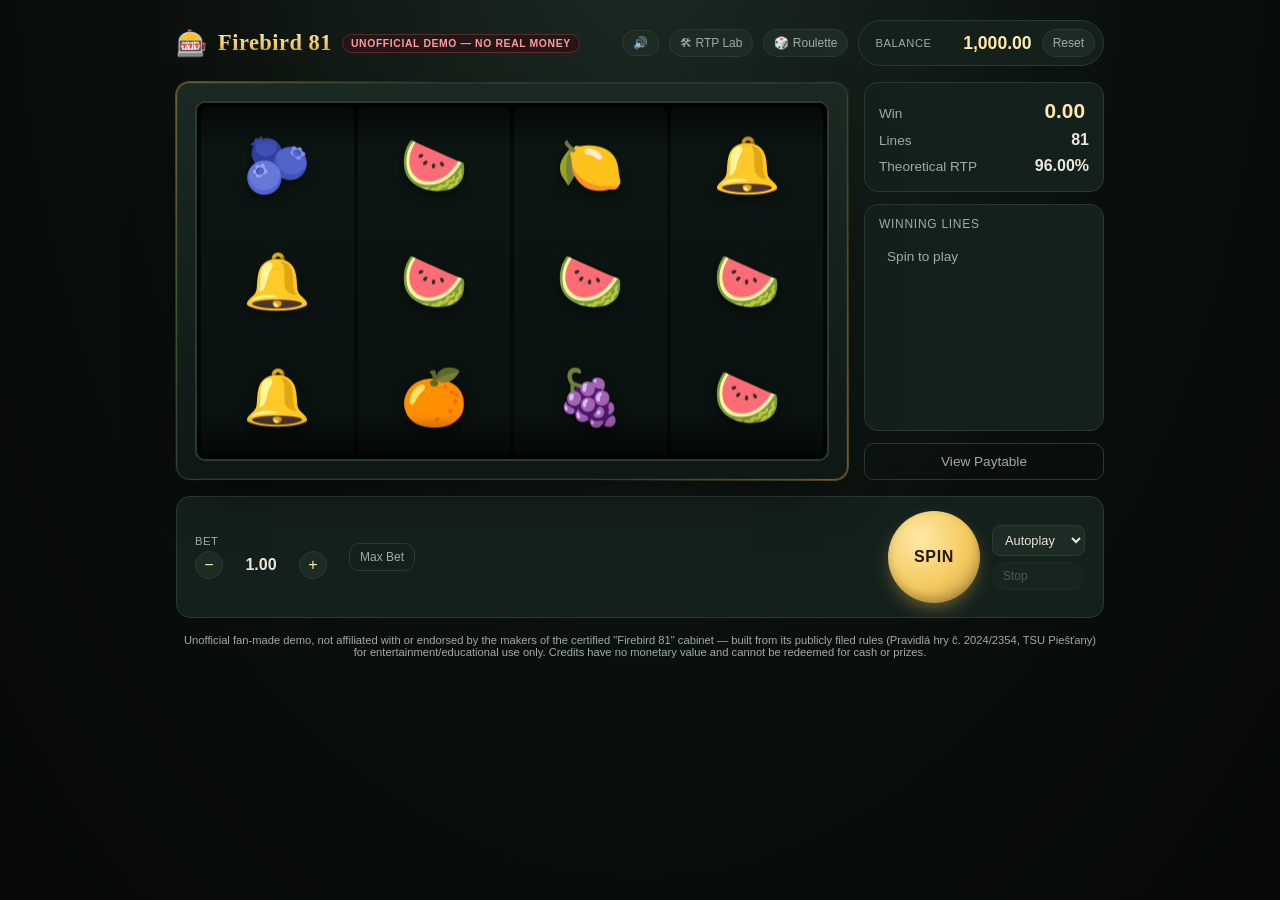
<file: index.html>
<!DOCTYPE html>
<html lang="en">
<head>
<meta charset="UTF-8">
<meta name="viewport" content="width=device-width, initial-scale=1.0">
<title>Firebird 81 — Unofficial Demo (81 Lines)</title>
<link rel="stylesheet" href="style.css">
</head>
<body>
<div class="table-felt">

  <header class="topbar">
    <div class="brand">
      <span class="brand-icon">🎰</span>
      <span class="brand-name">Firebird 81</span>
      <span class="demo-badge">UNOFFICIAL DEMO — NO REAL MONEY</span>
    </div>
    <div class="topbar-actions">
      <button class="mini-btn icon-btn" id="mute-toggle" title="Mute sound">🔊</button>
      <a class="mini-btn" href="lab.html" target="_blank" rel="noopener" title="Open the RTP Lab in a new tab">🛠 RTP Lab</a>
      <a class="mini-btn" href="roulette.html" target="_blank" rel="noopener" title="Open the Roulette Lab in a new tab">🎲 Roulette</a>
      <div class="balance-box">
        <span class="label">Balance</span>
        <span class="value" id="balance">1,000.00</span>
        <button class="mini-btn" id="reset-balance" title="Reset demo balance to 1,000.00">Reset</button>
      </div>
    </div>
  </header>

  <main class="game">
    <div class="machine">
      <div class="machine-glow"></div>
      <div class="reels-frame">
        <div class="reels" id="reels">
          <!-- 4 reels injected by JS -->
        </div>
        <div class="reels-shade top"></div>
        <div class="reels-shade bottom"></div>
      </div>

      <canvas class="confetti-canvas" id="confetti-canvas"></canvas>

      <div class="win-banner" id="win-banner">
        <span class="win-banner-title" id="win-banner-title"></span>
        <span class="win-banner-amount" id="win-banner-amount"></span>
      </div>
    </div>

    <aside class="side-panel">
      <div class="panel-card">
        <div class="panel-row">
          <span class="panel-label">Win</span>
          <span class="panel-value gold" id="last-win">0.00 <small id="last-win-mult"></small></span>
        </div>
        <div class="panel-row">
          <span class="panel-label">Lines</span>
          <span class="panel-value">81</span>
        </div>
        <div class="panel-row">
          <span class="panel-label">Theoretical RTP</span>
          <span class="panel-value" id="rtp-display">—</span>
        </div>
      </div>

      <div class="panel-card lines-list-card">
        <div class="panel-title">Winning Lines</div>
        <ul id="lines-list" class="lines-list">
          <li class="lines-list-empty">Spin to play</li>
        </ul>
      </div>

      <button class="text-btn" id="open-paytable">View Paytable</button>
    </aside>
  </main>

  <footer class="controls">
    <div class="bet-controls">
      <div class="bet-block">
        <span class="ctrl-label">Bet</span>
        <div class="stepper">
          <button id="bet-down" aria-label="Decrease bet">−</button>
          <span id="bet-amount">1.00</span>
          <button id="bet-up" aria-label="Increase bet">+</button>
        </div>
      </div>
      <button class="text-btn small" id="max-bet">Max Bet</button>
    </div>

    <div class="spin-controls">
      <button class="spin-btn" id="spin-btn">
        <span id="spin-btn-label">SPIN</span>
      </button>
      <div class="autoplay-controls">
        <select id="autoplay-count" title="Autoplay spins">
          <option value="0">Autoplay</option>
          <option value="10">10 spins</option>
          <option value="25">25 spins</option>
          <option value="50">50 spins</option>
          <option value="100">100 spins</option>
        </select>
        <button class="mini-btn" id="autoplay-stop" disabled>Stop</button>
      </div>
    </div>
  </footer>

  <p class="disclaimer">Unofficial fan-made demo, not affiliated with or endorsed by the makers of the certified "Firebird 81" cabinet — built from its publicly filed rules (Pravidlá hry č. 2024/2354, TSU Piešťany) for entertainment/educational use only. Credits have no monetary value and cannot be redeemed for cash or prizes.</p>
</div>

<div class="modal-backdrop" id="paytable-backdrop">
  <div class="modal" role="dialog" aria-modal="true" aria-labelledby="paytable-title">
    <div class="modal-header">
      <h2 id="paytable-title">Paytable</h2>
      <button class="modal-close" id="close-paytable" aria-label="Close paytable">✕</button>
    </div>
    <p class="modal-sub">Multipliers apply to your total bet per winning line. Matches count consecutively from the leftmost reel, checked across all 81 lines — several lines often win on the same spin. 🐦‍🔥 Wild substitutes for all symbols and multiplies the win it takes part in (×2 / ×4 / ×8 for 1 / 2 / 3 wilds) — it has no payout of its own.</p>
    <p class="paytable-math" id="paytable-math"></p>
    <div class="paytable-grid" id="paytable-grid"></div>
  </div>
</div>

<div class="jackpot-overlay" id="jackpot-overlay">
  <div class="jackpot-flash"></div>
  <div class="jackpot-text" id="jackpot-text">JACKPOT!!!</div>
  <div class="coin-rain" id="coin-rain"></div>
</div>

<div class="secret-hint" id="secret-hint">✨</div>

<script src="engine.js"></script>
<script src="script.js"></script>
</body>
</html>
</file>
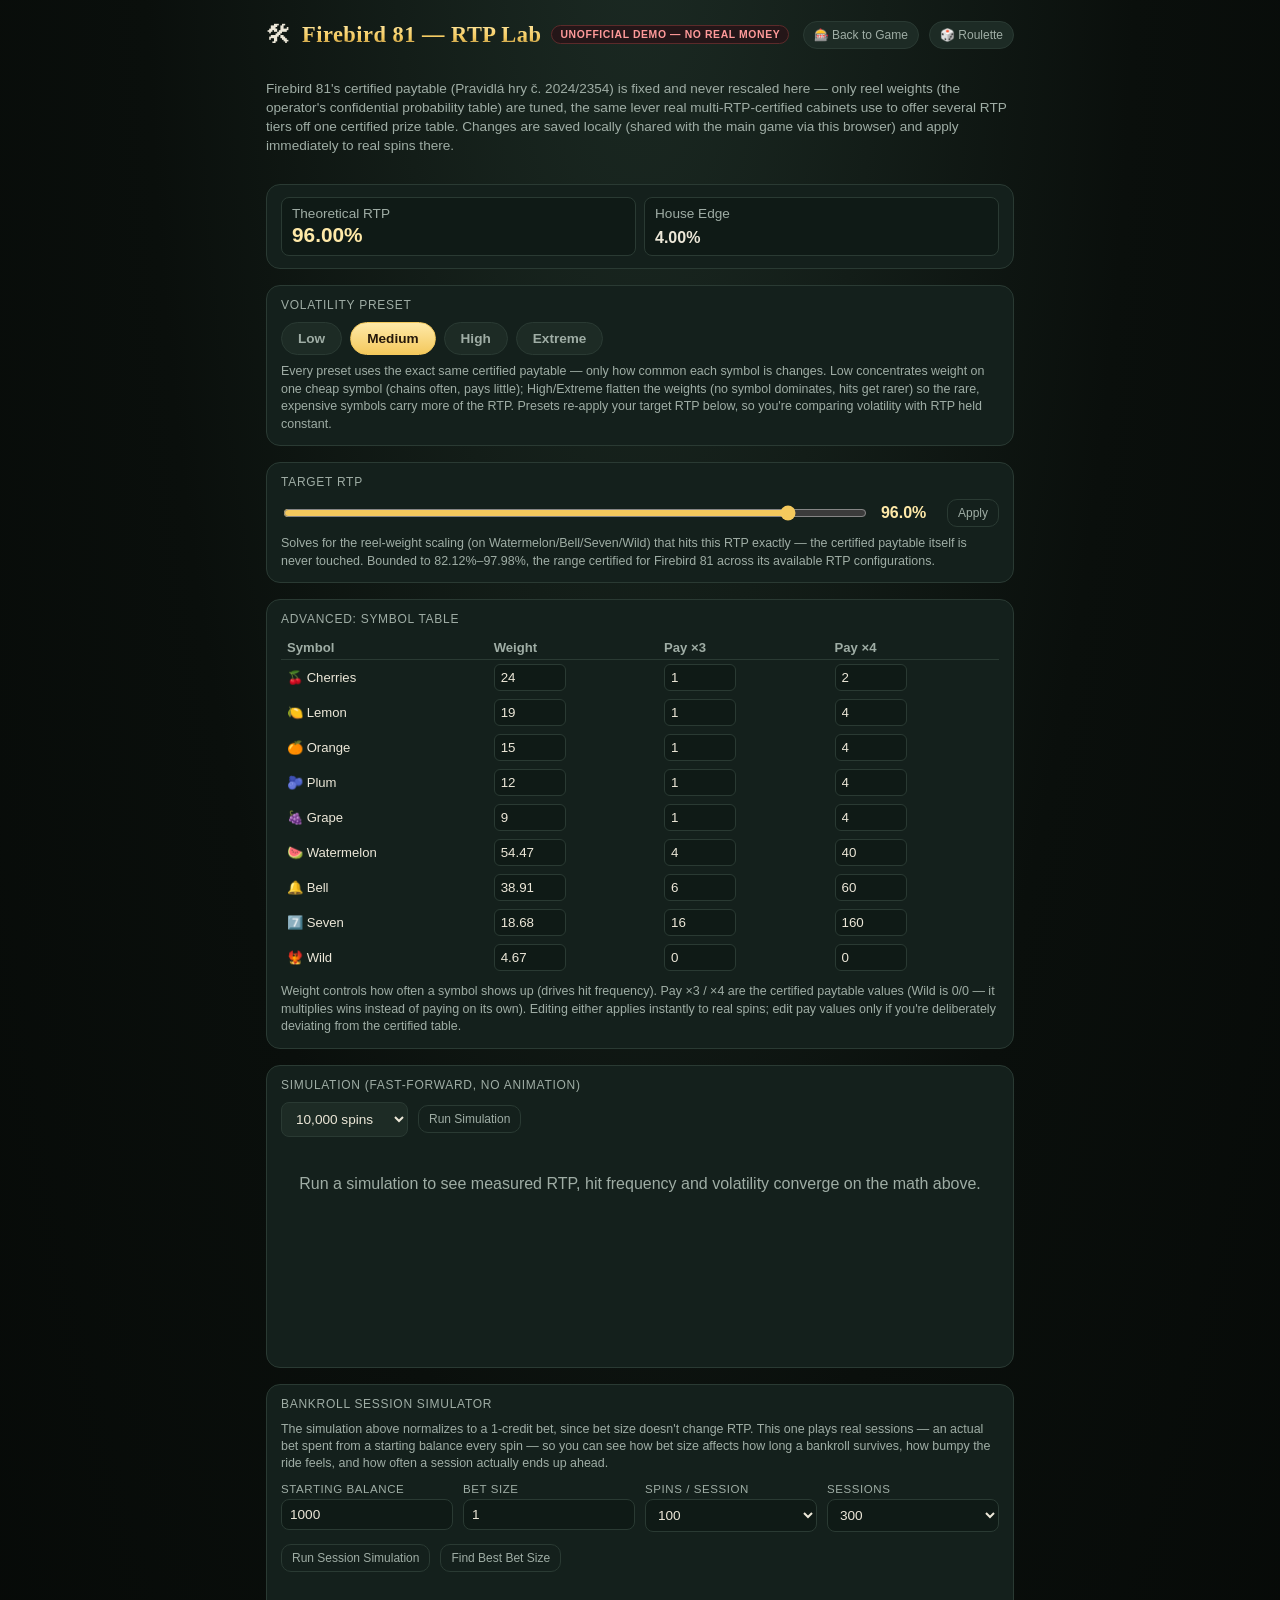
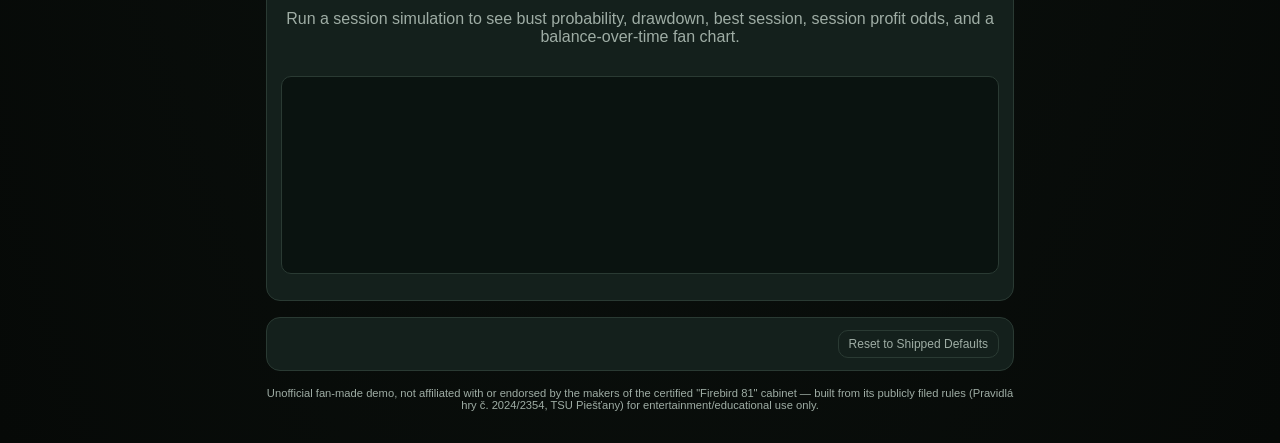
<file: lab.html>
<!DOCTYPE html>
<html lang="en">
<head>
<meta charset="UTF-8">
<meta name="viewport" content="width=device-width, initial-scale=1.0">
<title>Firebird 81 — RTP Lab</title>
<link rel="stylesheet" href="style.css">
</head>
<body>
<div class="table-felt lab-page">

  <header class="topbar">
    <div class="brand">
      <span class="brand-icon">🛠</span>
      <span class="brand-name">Firebird 81 — RTP Lab</span>
      <span class="demo-badge">UNOFFICIAL DEMO — NO REAL MONEY</span>
    </div>
    <div class="topbar-actions">
      <a class="mini-btn" href="index.html">🎰 Back to Game</a>
      <a class="mini-btn" href="roulette.html">🎲 Roulette</a>
    </div>
  </header>

  <p class="modal-sub">Firebird 81's certified paytable (Pravidlá hry č. 2024/2354) is fixed and never rescaled here — only reel weights (the operator's confidential probability table) are tuned, the same lever real multi-RTP-certified cabinets use to offer several RTP tiers off one certified prize table. Changes are saved locally (shared with the main game via this browser) and apply immediately to real spins there.</p>

  <div class="panel-card">
    <div class="dev-math-grid" id="dev-math-grid"></div>
  </div>

  <div class="panel-card">
    <div class="dev-section-title">Volatility Preset</div>
    <div class="preset-buttons" id="preset-buttons">
      <button class="preset-btn" data-preset="low">Low</button>
      <button class="preset-btn" data-preset="medium">Medium</button>
      <button class="preset-btn" data-preset="high">High</button>
      <button class="preset-btn" data-preset="extreme">Extreme</button>
    </div>
    <p class="dev-hint">Every preset uses the exact same certified paytable — only how common each symbol is changes. Low concentrates weight on one cheap symbol (chains often, pays little); High/Extreme flatten the weights (no symbol dominates, hits get rarer) so the rare, expensive symbols carry more of the RTP. Presets re-apply your target RTP below, so you're comparing volatility with RTP held constant.</p>
  </div>

  <div class="panel-card">
    <div class="dev-section-title">Target RTP</div>
    <div class="target-rtp-row">
      <input type="range" id="target-rtp-slider" min="82.12" max="97.98" step="0.01" value="96">
      <span id="target-rtp-value">96.00%</span>
      <button class="text-btn small" id="apply-target-rtp">Apply</button>
    </div>
    <p class="dev-hint">Solves for the reel-weight scaling (on Watermelon/Bell/Seven/Wild) that hits this RTP exactly — the certified paytable itself is never touched. Bounded to 82.12%–97.98%, the range certified for Firebird 81 across its available RTP configurations.</p>
  </div>

  <div class="panel-card">
    <div class="dev-section-title">Advanced: Symbol Table</div>
    <div class="dev-table-wrap">
      <table class="dev-table" id="dev-symbol-table">
        <thead><tr><th>Symbol</th><th>Weight</th><th>Pay ×3</th><th>Pay ×4</th></tr></thead>
        <tbody id="dev-symbol-tbody"></tbody>
      </table>
    </div>
    <p class="dev-hint">Weight controls how often a symbol shows up (drives hit frequency). Pay ×3 / ×4 are the certified paytable values (Wild is 0/0 — it multiplies wins instead of paying on its own). Editing either applies instantly to real spins; edit pay values only if you're deliberately deviating from the certified table.</p>
  </div>

  <div class="panel-card">
    <div class="dev-section-title">Simulation (fast-forward, no animation)</div>
    <div class="sim-controls">
      <select id="sim-spins">
        <option value="1000">1,000 spins</option>
        <option value="10000" selected>10,000 spins</option>
        <option value="100000">100,000 spins</option>
        <option value="500000">500,000 spins</option>
      </select>
      <button class="text-btn small" id="run-simulation">Run Simulation</button>
    </div>
    <div class="sim-results" id="sim-results">
      <p class="lines-list-empty">Run a simulation to see measured RTP, hit frequency and volatility converge on the math above.</p>
    </div>
    <div class="sim-histogram" id="sim-histogram"></div>
  </div>

  <div class="panel-card">
    <div class="dev-section-title">Bankroll Session Simulator</div>
    <p class="dev-hint">The simulation above normalizes to a 1-credit bet, since bet size doesn't change RTP. This one plays real sessions — an actual bet spent from a starting balance every spin — so you can see how bet size affects how long a bankroll survives, how bumpy the ride feels, and how often a session actually ends up ahead.</p>
    <div class="session-controls">
      <label>Starting Balance<input type="number" id="session-balance" min="1" step="10" value="1000"></label>
      <label>Bet Size<input type="number" id="session-bet" min="0.1" step="0.1" value="1"></label>
      <label>Spins / Session
        <select id="session-spins">
          <option value="50">50</option>
          <option value="100" selected>100</option>
          <option value="250">250</option>
          <option value="500">500</option>
        </select>
      </label>
      <label>Sessions
        <select id="session-count">
          <option value="100">100</option>
          <option value="300" selected>300</option>
          <option value="1000">1000</option>
        </select>
      </label>
    </div>
    <div class="session-buttons">
      <button class="text-btn small" id="run-session-sim">Run Session Simulation</button>
      <button class="text-btn small" id="run-bet-sweep">Find Best Bet Size</button>
    </div>
    <div class="session-results" id="session-results">
      <p class="lines-list-empty">Run a session simulation to see bust probability, drawdown, best session, session profit odds, and a balance-over-time fan chart.</p>
    </div>
    <div class="session-chart-wrap">
      <svg id="session-chart" class="session-chart" viewBox="0 0 600 220" preserveAspectRatio="none"></svg>
    </div>
    <div class="bet-sweep-results" id="bet-sweep-results"></div>
  </div>

  <div class="panel-card dev-reset-row">
    <button class="text-btn small" id="reset-devmode">Reset to Shipped Defaults</button>
  </div>

  <p class="disclaimer">Unofficial fan-made demo, not affiliated with or endorsed by the makers of the certified "Firebird 81" cabinet — built from its publicly filed rules (Pravidlá hry č. 2024/2354, TSU Piešťany) for entertainment/educational use only.</p>
</div>

<script src="engine.js"></script>
<script src="lab.js"></script>
</body>
</html>
</file>
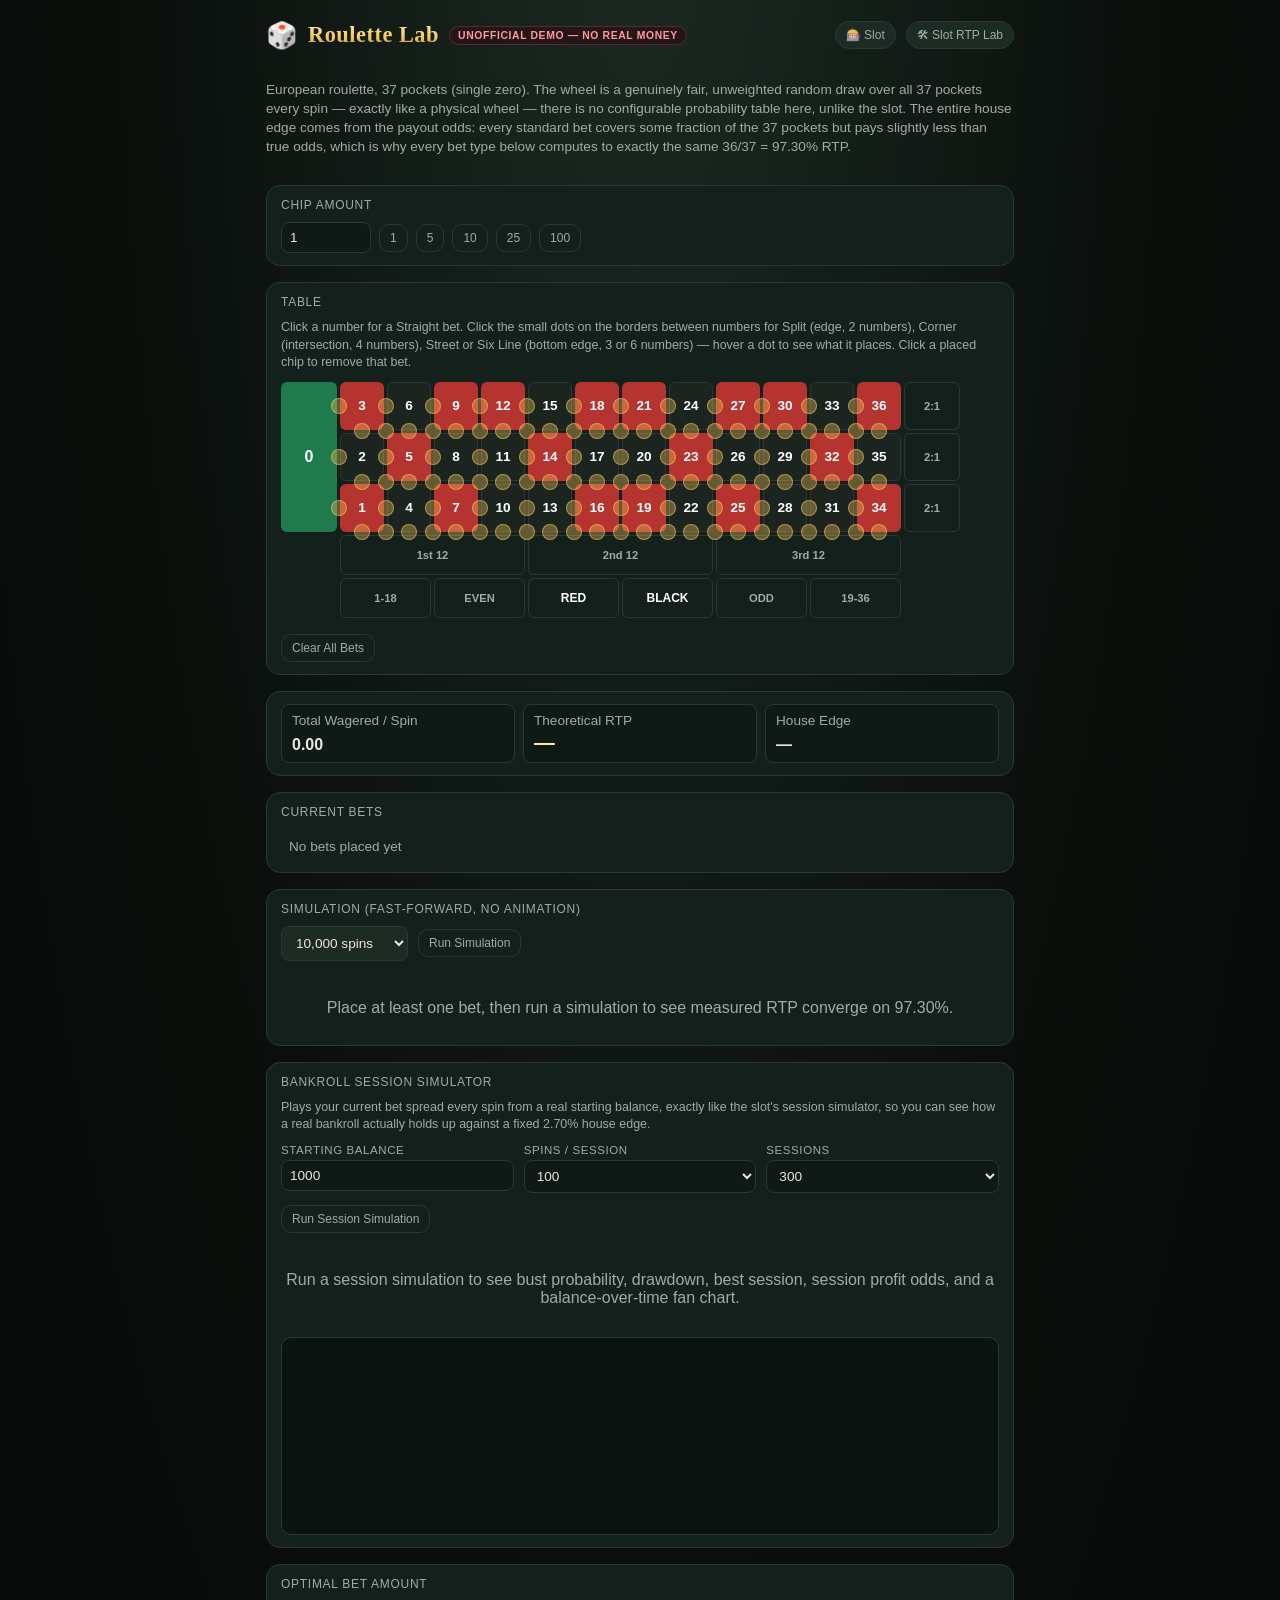
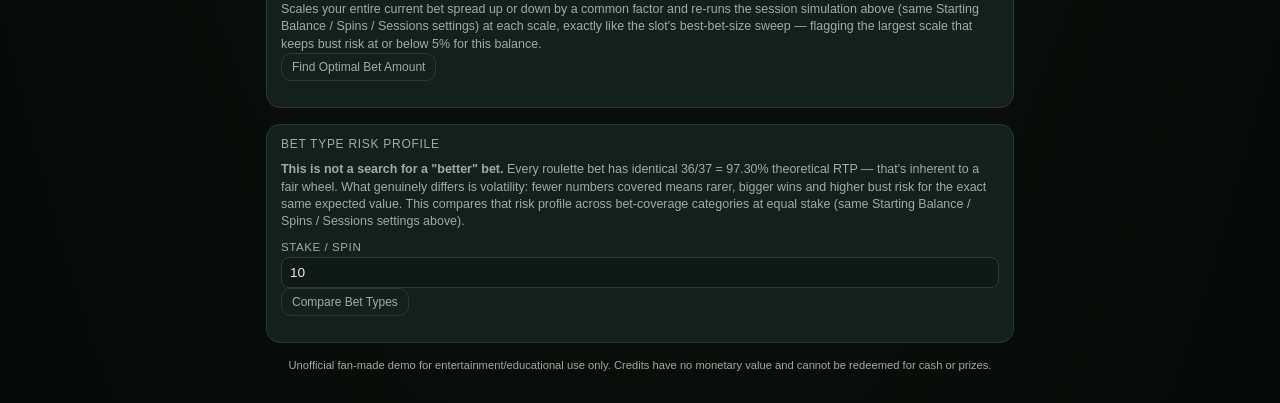
<file: roulette.html>
<!DOCTYPE html>
<html lang="en">
<head>
<meta charset="UTF-8">
<meta name="viewport" content="width=device-width, initial-scale=1.0">
<title>Firebird 81 — Roulette Lab</title>
<link rel="stylesheet" href="style.css">
</head>
<body>
<div class="table-felt lab-page">

  <header class="topbar">
    <div class="brand">
      <span class="brand-icon">🎲</span>
      <span class="brand-name">Roulette Lab</span>
      <span class="demo-badge">UNOFFICIAL DEMO — NO REAL MONEY</span>
    </div>
    <div class="topbar-actions">
      <a class="mini-btn" href="index.html">🎰 Slot</a>
      <a class="mini-btn" href="lab.html">🛠 Slot RTP Lab</a>
    </div>
  </header>

  <p class="modal-sub">European roulette, 37 pockets (single zero). The wheel is a genuinely fair, unweighted random draw over all 37 pockets every spin — exactly like a physical wheel — there is no configurable probability table here, unlike the slot. The entire house edge comes from the payout odds: every standard bet covers some fraction of the 37 pockets but pays slightly less than true odds, which is why every bet type below computes to exactly the same 36/37 = 97.30% RTP.</p>

  <div class="panel-card">
    <div class="dev-section-title">Chip Amount</div>
    <div class="chip-row">
      <input type="number" id="chip-amount" min="0.1" step="0.5" value="1">
      <button class="text-btn small" data-chip="1">1</button>
      <button class="text-btn small" data-chip="5">5</button>
      <button class="text-btn small" data-chip="10">10</button>
      <button class="text-btn small" data-chip="25">25</button>
      <button class="text-btn small" data-chip="100">100</button>
    </div>
  </div>

  <div class="panel-card">
    <div class="dev-section-title">Table</div>
    <p class="dev-hint">Click a number for a Straight bet. Click the small dots on the borders between numbers for Split (edge, 2 numbers), Corner (intersection, 4 numbers), Street or Six Line (bottom edge, 3 or 6 numbers) — hover a dot to see what it places. Click a placed chip to remove that bet.</p>
    <div class="roulette-table-wrap">
      <div class="roulette-grid" id="roulette-grid"></div>
    </div>
    <div class="session-buttons">
      <button class="text-btn small" id="clear-all-bets">Clear All Bets</button>
    </div>
  </div>

  <div class="panel-card">
    <div class="dev-math-grid" id="rtp-math-grid"></div>
  </div>

  <div class="panel-card">
    <div class="dev-section-title">Current Bets</div>
    <ul id="bets-list" class="lines-list">
      <li class="lines-list-empty">No bets placed yet</li>
    </ul>
  </div>

  <div class="panel-card">
    <div class="dev-section-title">Simulation (fast-forward, no animation)</div>
    <div class="sim-controls">
      <select id="sim-spins">
        <option value="1000">1,000 spins</option>
        <option value="10000" selected>10,000 spins</option>
        <option value="100000">100,000 spins</option>
        <option value="500000">500,000 spins</option>
      </select>
      <button class="text-btn small" id="run-simulation">Run Simulation</button>
    </div>
    <div class="sim-results" id="sim-results">
      <p class="lines-list-empty">Place at least one bet, then run a simulation to see measured RTP converge on 97.30%.</p>
    </div>
  </div>

  <div class="panel-card">
    <div class="dev-section-title">Bankroll Session Simulator</div>
    <p class="dev-hint">Plays your current bet spread every spin from a real starting balance, exactly like the slot's session simulator, so you can see how a real bankroll actually holds up against a fixed 2.70% house edge.</p>
    <div class="session-controls">
      <label>Starting Balance<input type="number" id="session-balance" min="1" step="10" value="1000"></label>
      <label>Spins / Session
        <select id="session-spins">
          <option value="50">50</option>
          <option value="100" selected>100</option>
          <option value="250">250</option>
          <option value="500">500</option>
        </select>
      </label>
      <label>Sessions
        <select id="session-count">
          <option value="100">100</option>
          <option value="300" selected>300</option>
          <option value="1000">1000</option>
        </select>
      </label>
    </div>
    <div class="session-buttons">
      <button class="text-btn small" id="run-session-sim">Run Session Simulation</button>
    </div>
    <div class="session-results" id="session-results">
      <p class="lines-list-empty">Run a session simulation to see bust probability, drawdown, best session, session profit odds, and a balance-over-time fan chart.</p>
    </div>
    <div class="session-chart-wrap">
      <svg id="session-chart" class="session-chart" viewBox="0 0 600 220" preserveAspectRatio="none"></svg>
    </div>
  </div>

  <div class="panel-card">
    <div class="dev-section-title">Optimal Bet Amount</div>
    <p class="dev-hint">Scales your entire current bet spread up or down by a common factor and re-runs the session simulation above (same Starting Balance / Spins / Sessions settings) at each scale, exactly like the slot's best-bet-size sweep — flagging the largest scale that keeps bust risk at or below 5% for this balance.</p>
    <button class="text-btn small" id="run-amount-sweep">Find Optimal Bet Amount</button>
    <div class="bet-sweep-results" id="amount-sweep-results"></div>
  </div>

  <div class="panel-card">
    <div class="dev-section-title">Bet Type Risk Profile</div>
    <p class="dev-hint"><strong>This is not a search for a "better" bet.</strong> Every roulette bet has identical 36/37 = 97.30% theoretical RTP — that's inherent to a fair wheel. What genuinely differs is volatility: fewer numbers covered means rarer, bigger wins and higher bust risk for the exact same expected value. This compares that risk profile across bet-coverage categories at equal stake (same Starting Balance / Spins / Sessions settings above).</p>
    <div class="session-controls">
      <label>Stake / Spin<input type="number" id="comparison-stake" min="0.1" step="1" value="10"></label>
    </div>
    <button class="text-btn small" id="run-type-comparison">Compare Bet Types</button>
    <div class="bet-sweep-results" id="type-comparison-results"></div>
  </div>

  <p class="disclaimer">Unofficial fan-made demo for entertainment/educational use only. Credits have no monetary value and cannot be redeemed for cash or prizes.</p>
</div>

<script src="roulette-engine.js"></script>
<script src="roulette.js"></script>
</body>
</html>
</file>
<file: style.css>
:root {
  --felt-dark: #0b1210;
  --felt: #0f1f1a;
  --gold: #f4c95d;
  --gold-bright: #ffe9a8;
  --gold-dim: #a9873f;
  --ink: #0a0c0a;
  --panel: #14201c;
  --panel-line: #2a3a33;
  --text: #ece7d8;
  --text-dim: #9fada5;
  --red: #d84b4b;
  --win-glow: #ffd76a;
  --radius: 14px;
  color-scheme: dark;
}

* { box-sizing: border-box; }

html, body {
  margin: 0;
  min-height: 100%;
  background: radial-gradient(ellipse at 50% -10%, #1c2b24 0%, #0a0f0c 55%, #060907 100%);
  color: var(--text);
  font-family: "Segoe UI", -apple-system, BlinkMacSystemFont, "Helvetica Neue", Arial, sans-serif;
}

.table-felt {
  max-width: 960px;
  margin: 0 auto;
  padding: 20px 16px 32px;
  display: flex;
  flex-direction: column;
  gap: 16px;
  min-height: 100vh;
}

/* ---------- Topbar ---------- */
.topbar {
  display: flex;
  justify-content: space-between;
  align-items: center;
  flex-wrap: wrap;
  gap: 10px;
}

.brand {
  display: flex;
  align-items: center;
  gap: 10px;
}

.brand-icon { font-size: 1.6rem; }

.brand-name {
  font-family: Georgia, "Times New Roman", serif;
  font-weight: 700;
  font-size: 1.4rem;
  letter-spacing: 0.5px;
  background: linear-gradient(180deg, var(--gold-bright), var(--gold) 60%, var(--gold-dim));
  -webkit-background-clip: text;
  background-clip: text;
  color: transparent;
}

.demo-badge {
  font-size: 0.65rem;
  font-weight: 700;
  letter-spacing: 0.06em;
  background: #241618;
  color: #ff9a9a;
  border: 1px solid #5c2a2a;
  padding: 3px 8px;
  border-radius: 999px;
}

.topbar-actions {
  display: flex;
  align-items: center;
  gap: 10px;
  flex-wrap: wrap;
}

.icon-btn {
  font-size: 1rem;
  padding: 6px 10px;
  line-height: 1;
}

.balance-box {
  display: flex;
  align-items: center;
  gap: 10px;
  background: var(--panel);
  border: 1px solid var(--panel-line);
  border-radius: 999px;
  padding: 8px 8px 8px 16px;
}

.balance-box .label {
  font-size: 0.7rem;
  color: var(--text-dim);
  text-transform: uppercase;
  letter-spacing: 0.05em;
}

.balance-box .value {
  font-variant-numeric: tabular-nums;
  font-weight: 700;
  font-size: 1.1rem;
  color: var(--gold-bright);
  min-width: 90px;
  text-align: right;
}

.mini-btn {
  display: inline-flex;
  align-items: center;
  background: #1d2b25;
  border: 1px solid var(--panel-line);
  color: var(--text-dim);
  font-size: 0.75rem;
  padding: 6px 10px;
  border-radius: 999px;
  cursor: pointer;
  text-decoration: none;
  transition: all 0.15s ease;
}
.mini-btn:hover:not(:disabled) { color: var(--text); border-color: var(--gold-dim); }
.mini-btn:disabled { opacity: 0.4; cursor: not-allowed; }

/* ---------- Game layout ---------- */
.game {
  display: grid;
  grid-template-columns: 1fr 240px;
  gap: 16px;
}

@media (max-width: 720px) {
  .game { grid-template-columns: 1fr; }
}

.machine {
  position: relative;
  background: linear-gradient(180deg, #1a2a23, #0e1815);
  border: 1px solid var(--panel-line);
  border-radius: var(--radius);
  padding: 18px;
  box-shadow: 0 20px 50px -20px rgba(0,0,0,0.6), inset 0 0 0 1px rgba(244,201,93,0.05);
}

.machine-glow {
  position: absolute;
  inset: -2px;
  border-radius: var(--radius);
  padding: 2px;
  background: linear-gradient(120deg, var(--gold-dim), transparent 30%, transparent 70%, var(--gold-dim));
  opacity: 0.5;
  -webkit-mask: linear-gradient(#000 0 0) content-box, linear-gradient(#000 0 0);
  -webkit-mask-composite: xor;
  mask-composite: exclude;
  pointer-events: none;
}

.reels-frame {
  position: relative;
  border-radius: 10px;
  overflow: hidden;
  background: #060a08;
  border: 2px solid #2a3a33;
  box-shadow: inset 0 8px 24px rgba(0,0,0,0.6);
}

.reels {
  display: grid;
  grid-template-columns: repeat(4, 1fr);
  gap: 4px;
  padding: 4px;
}

.reel {
  position: relative;
  height: 348px;
  overflow: hidden;
  background: linear-gradient(180deg, #0c1613, #0a1210);
  border-radius: 6px;
}

.reel.landed::after {
  content: "";
  position: absolute;
  inset: 0;
  background: radial-gradient(circle, rgba(255,224,102,0.65), transparent 70%);
  animation: reelLandFlash 0.42s ease-out;
  pointer-events: none;
  z-index: 5;
}
@keyframes reelLandFlash {
  from { opacity: 1; transform: scale(0.7); }
  to   { opacity: 0; transform: scale(1.4); }
}

.reel-strip {
  display: flex;
  flex-direction: column;
  will-change: transform;
}

.symbol-tile {
  height: 116px;
  display: flex;
  align-items: center;
  justify-content: center;
  font-size: 3.4rem;
  filter: drop-shadow(0 4px 6px rgba(0,0,0,0.5));
}

.symbol-tile.win {
  animation: symbolPulse 0.9s ease-in-out infinite;
}

@keyframes symbolPulse {
  0%, 100% { transform: scale(1); filter: drop-shadow(0 0 0 rgba(255,215,106,0)); }
  50% { transform: scale(1.12); filter: drop-shadow(0 0 14px var(--win-glow)); }
}

.reels-shade {
  position: absolute;
  left: 0; right: 0;
  height: 44px;
  pointer-events: none;
}
.reels-shade.top { top: 0; background: linear-gradient(180deg, rgba(0,0,0,0.65), transparent); }
.reels-shade.bottom { bottom: 0; background: linear-gradient(0deg, rgba(0,0,0,0.65), transparent); }

.win-banner {
  position: absolute;
  top: 50%;
  left: 50%;
  transform: translate(-50%, -50%) scale(0.4) rotate(-6deg);
  background: rgba(6, 10, 8, 0.92);
  border: 2px solid var(--gold);
  color: var(--gold-bright);
  font-weight: 800;
  padding: 16px 34px;
  border-radius: 14px;
  letter-spacing: 0.03em;
  opacity: 0;
  pointer-events: none;
  transition: opacity 0.2s ease, transform 0.2s cubic-bezier(0.34, 1.56, 0.64, 1);
  text-shadow: 0 0 18px rgba(255,215,106,0.6);
  white-space: nowrap;
  text-align: center;
  z-index: 20;
  display: flex;
  flex-direction: column;
  align-items: center;
  gap: 2px;
}
.win-banner-title { font-size: 1.5rem; }
.win-banner-amount { font-size: 1.1rem; color: var(--text); }

.win-banner.show {
  opacity: 1;
  transform: translate(-50%, -50%) scale(1) rotate(0deg);
}

.win-banner.tier-win { border-color: var(--gold); }
.win-banner.tier-big {
  border-color: #ff9f4a;
  box-shadow: 0 0 40px rgba(255,159,74,0.5);
}
.win-banner.tier-big .win-banner-title { color: #ffb974; }
.win-banner.tier-mega {
  border-color: #ff5aa8;
  box-shadow: 0 0 60px rgba(255,90,168,0.6);
  animation: bannerShimmer 0.6s ease-in-out infinite alternate;
}
.win-banner.tier-mega .win-banner-title { color: #ff8fc7; }
.win-banner.tier-jackpot {
  border-color: #ffe066;
  box-shadow: 0 0 90px rgba(255,224,102,0.85);
  animation: bannerShimmer 0.35s ease-in-out infinite alternate, bannerRainbow 1.6s linear infinite;
}
.win-banner.tier-jackpot .win-banner-title {
  font-size: 1.9rem;
  background: linear-gradient(90deg, #ffe066, #ff5aa8, #66d9ff, #ffe066);
  background-size: 300% 100%;
  -webkit-background-clip: text;
  background-clip: text;
  color: transparent;
  animation: rainbowShift 1.2s linear infinite;
}

@keyframes bannerShimmer {
  from { transform: translate(-50%, -50%) scale(1) rotate(-1.5deg); }
  to   { transform: translate(-50%, -50%) scale(1.05) rotate(1.5deg); }
}
@keyframes bannerRainbow {
  0%   { border-color: #ffe066; }
  33%  { border-color: #ff5aa8; }
  66%  { border-color: #66d9ff; }
  100% { border-color: #ffe066; }
}
@keyframes rainbowShift {
  from { background-position: 0% 50%; }
  to   { background-position: 300% 50%; }
}

/* ---------- Confetti + screen shake ---------- */
.confetti-canvas {
  position: absolute;
  inset: 0;
  width: 100%;
  height: 100%;
  pointer-events: none;
  z-index: 15;
}

@keyframes screenShake {
  0%, 100% { transform: translate(0, 0); }
  20% { transform: translate(-6px, 3px); }
  40% { transform: translate(5px, -4px); }
  60% { transform: translate(-4px, -3px); }
  80% { transform: translate(6px, 4px); }
}
.machine.shake { animation: screenShake 0.4s ease-in-out; }
.machine.shake-hard { animation: screenShake 0.5s ease-in-out 2; }

/* ---------- Jackpot full-screen overlay (secret code + huge wins) ---------- */
.jackpot-overlay {
  position: fixed;
  inset: 0;
  z-index: 100;
  display: none;
  align-items: center;
  justify-content: center;
  overflow: hidden;
}
.jackpot-overlay.show { display: flex; }

.jackpot-flash {
  position: absolute;
  inset: 0;
  background: radial-gradient(circle at 50% 50%, rgba(255,224,102,0.35), rgba(0,0,0,0.75) 70%);
  animation: jackpotFlash 1s ease-in-out infinite alternate;
}
@keyframes jackpotFlash {
  from { opacity: 0.6; }
  to   { opacity: 1; }
}

.jackpot-text {
  position: relative;
  font-size: clamp(2.5rem, 10vw, 6rem);
  font-weight: 900;
  letter-spacing: 0.04em;
  background: linear-gradient(90deg, #ffe066, #ff5aa8, #66d9ff, #ffe066);
  background-size: 300% 100%;
  -webkit-background-clip: text;
  background-clip: text;
  color: transparent;
  animation: rainbowShift 1s linear infinite, jackpotPulse 0.5s ease-in-out infinite alternate;
  text-shadow: 0 0 50px rgba(255,224,102,0.6);
  text-align: center;
  padding: 0 20px;
}
@keyframes jackpotPulse {
  from { transform: scale(1) rotate(-2deg); }
  to   { transform: scale(1.12) rotate(2deg); }
}

.coin-rain {
  position: absolute;
  inset: 0;
  pointer-events: none;
}
.coin-rain span {
  position: absolute;
  top: -60px;
  font-size: 2rem;
  animation-name: coinFall;
  animation-timing-function: cubic-bezier(0.4, 0, 0.7, 1);
  animation-iteration-count: 1;
}
@keyframes coinFall {
  from { transform: translateY(-10vh) rotate(0deg); opacity: 1; }
  to   { transform: translateY(110vh) rotate(720deg); opacity: 0.9; }
}

/* ---------- Secret easter-egg hint ---------- */
.secret-hint {
  position: fixed;
  bottom: 24px;
  right: 24px;
  font-size: 2rem;
  opacity: 0;
  pointer-events: none;
  transform: scale(0.5) rotate(-15deg);
  transition: opacity 0.4s ease, transform 0.4s cubic-bezier(0.34, 1.56, 0.64, 1);
  filter: drop-shadow(0 0 12px rgba(255,224,102,0.8));
  z-index: 90;
}
.secret-hint.show {
  opacity: 1;
  transform: scale(1) rotate(0deg);
}

@media (prefers-reduced-motion: reduce) {
  .machine.shake, .machine.shake-hard,
  .win-banner.tier-mega, .win-banner.tier-jackpot,
  .jackpot-flash, .jackpot-text, .symbol-tile.win {
    animation: none !important;
  }
}

/* ---------- Side panel ---------- */
.side-panel {
  display: flex;
  flex-direction: column;
  gap: 12px;
}

.panel-card {
  background: var(--panel);
  border: 1px solid var(--panel-line);
  border-radius: var(--radius);
  padding: 12px 14px;
}

.panel-row {
  display: flex;
  justify-content: space-between;
  align-items: baseline;
  padding: 4px 0;
}

.panel-label { color: var(--text-dim); font-size: 0.85rem; }
.panel-value { font-weight: 700; font-variant-numeric: tabular-nums; }
.panel-value.gold { color: var(--gold-bright); font-size: 1.3rem; }
.panel-value.gold small { color: var(--text-dim); font-size: 0.7rem; font-weight: 700; margin-left: 4px; }

.lines-list-card {
  flex: 1;
  min-height: 140px;
  display: flex;
  flex-direction: column;
}

.panel-title {
  font-size: 0.75rem;
  text-transform: uppercase;
  letter-spacing: 0.06em;
  color: var(--text-dim);
  margin-bottom: 8px;
}

.lines-list {
  list-style: none;
  margin: 0;
  padding: 0;
  overflow-y: auto;
  max-height: 220px;
  font-size: 0.85rem;
  display: flex;
  flex-direction: column;
  gap: 6px;
}

.lines-list li {
  display: flex;
  justify-content: space-between;
  gap: 8px;
  padding: 6px 8px;
  background: #0f1a16;
  border-radius: 8px;
  border: 1px solid var(--panel-line);
}

.lines-list li .amt { color: var(--gold-bright); font-weight: 700; }
.lines-list-empty { color: var(--text-dim); background: transparent !important; border: none !important; text-align: center; padding-top: 10px !important; }

.text-btn {
  background: transparent;
  border: 1px solid var(--panel-line);
  color: var(--text-dim);
  padding: 10px;
  border-radius: 10px;
  cursor: pointer;
  font-size: 0.85rem;
  transition: all 0.15s ease;
}
.text-btn:hover { color: var(--gold-bright); border-color: var(--gold-dim); }
.text-btn.small { padding: 6px 10px; font-size: 0.75rem; }

/* ---------- Footer controls ---------- */
.controls {
  display: flex;
  justify-content: space-between;
  align-items: center;
  flex-wrap: wrap;
  gap: 16px;
  background: var(--panel);
  border: 1px solid var(--panel-line);
  border-radius: var(--radius);
  padding: 14px 18px;
}

.bet-controls {
  display: flex;
  align-items: center;
  gap: 22px;
  flex-wrap: wrap;
}

.bet-block {
  display: flex;
  flex-direction: column;
  gap: 4px;
}

.ctrl-label {
  font-size: 0.7rem;
  text-transform: uppercase;
  letter-spacing: 0.05em;
  color: var(--text-dim);
}

.stepper {
  display: flex;
  align-items: center;
  gap: 10px;
}

.stepper button {
  width: 28px;
  height: 28px;
  border-radius: 50%;
  border: 1px solid var(--panel-line);
  background: #1d2b25;
  color: var(--gold-bright);
  font-size: 1rem;
  cursor: pointer;
  line-height: 1;
}
.stepper button:hover { border-color: var(--gold-dim); }
.stepper span { min-width: 56px; text-align: center; font-weight: 700; font-variant-numeric: tabular-nums; }

.spin-controls {
  display: flex;
  align-items: center;
  gap: 12px;
}

.spin-btn {
  width: 92px;
  height: 92px;
  border-radius: 50%;
  border: none;
  background: radial-gradient(circle at 35% 30%, var(--gold-bright), var(--gold) 55%, var(--gold-dim) 100%);
  color: #24170a;
  font-weight: 800;
  font-size: 1rem;
  letter-spacing: 0.04em;
  cursor: pointer;
  box-shadow: 0 8px 20px -6px rgba(244,201,93,0.5), inset 0 -4px 8px rgba(0,0,0,0.2);
  transition: transform 0.1s ease, box-shadow 0.15s ease;
}
.spin-btn:hover:not(:disabled) { transform: translateY(-2px); box-shadow: 0 12px 24px -6px rgba(244,201,93,0.65), inset 0 -4px 8px rgba(0,0,0,0.2); }
.spin-btn:active:not(:disabled) { transform: translateY(1px) scale(0.98); }
.spin-btn:disabled { opacity: 0.55; cursor: not-allowed; }
.spin-btn.spinning { animation: spinPulse 1s linear infinite; }

@keyframes spinPulse {
  0% { box-shadow: 0 8px 20px -6px rgba(244,201,93,0.5), inset 0 -4px 8px rgba(0,0,0,0.2); }
  50% { box-shadow: 0 8px 30px -2px rgba(244,201,93,0.85), inset 0 -4px 8px rgba(0,0,0,0.2); }
  100% { box-shadow: 0 8px 20px -6px rgba(244,201,93,0.5), inset 0 -4px 8px rgba(0,0,0,0.2); }
}

.autoplay-controls {
  display: flex;
  flex-direction: column;
  gap: 6px;
}

.autoplay-controls select {
  background: #1d2b25;
  color: var(--text);
  border: 1px solid var(--panel-line);
  border-radius: 8px;
  padding: 6px 8px;
  font-size: 0.8rem;
}

.disclaimer {
  text-align: center;
  font-size: 0.7rem;
  color: var(--text-dim);
  margin: 0;
}

/* ---------- Modal ---------- */
.modal-backdrop {
  position: fixed;
  inset: 0;
  background: rgba(0,0,0,0.65);
  display: none;
  align-items: center;
  justify-content: center;
  padding: 20px;
  z-index: 50;
}
.modal-backdrop.show { display: flex; }

.modal {
  background: var(--panel);
  border: 1px solid var(--panel-line);
  border-radius: var(--radius);
  max-width: 560px;
  width: 100%;
  max-height: 80vh;
  overflow-y: auto;
  padding: 20px;
}

.modal-header {
  display: flex;
  justify-content: space-between;
  align-items: center;
}

.modal-header h2 {
  margin: 0;
  color: var(--gold-bright);
  font-family: Georgia, serif;
}

.modal-close {
  background: none;
  border: none;
  color: var(--text-dim);
  font-size: 1.1rem;
  cursor: pointer;
}
.modal-close:hover { color: var(--text); }

.modal-sub {
  color: var(--text-dim);
  font-size: 0.85rem;
  line-height: 1.4;
}

.paytable-grid {
  display: grid;
  grid-template-columns: 1fr;
  gap: 8px;
  margin-top: 12px;
}

.paytable-row {
  display: grid;
  grid-template-columns: 50px 1fr auto auto;
  align-items: center;
  gap: 10px;
  padding: 8px 10px;
  background: #0f1a16;
  border: 1px solid var(--panel-line);
  border-radius: 8px;
}

.paytable-row .sym { font-size: 1.8rem; text-align: center; }
.paytable-row .name { font-size: 0.85rem; color: var(--text-dim); }
.paytable-row .pay { font-variant-numeric: tabular-nums; font-weight: 700; font-size: 0.85rem; }
.paytable-row .pay .x { color: var(--text-dim); font-weight: 400; font-size: 0.7rem; }

.paytable-math {
  margin: 10px 0 0;
  font-size: 0.85rem;
  font-weight: 700;
  color: var(--gold-bright);
}

/* ---------- Developer Mode ---------- */
.dev-modal { max-width: 720px; }

.dev-section {
  margin-top: 18px;
  padding-top: 14px;
  border-top: 1px solid var(--panel-line);
}

.dev-section-title {
  font-size: 0.75rem;
  text-transform: uppercase;
  letter-spacing: 0.06em;
  color: var(--text-dim);
  margin-bottom: 10px;
}

.dev-hint {
  margin: 8px 0 0;
  font-size: 0.78rem;
  color: var(--text-dim);
  line-height: 1.4;
}

.dev-math-grid {
  display: grid;
  grid-template-columns: repeat(auto-fit, minmax(140px, 1fr));
  gap: 8px;
}
.dev-math-grid .panel-row {
  flex-direction: column;
  align-items: flex-start;
  gap: 2px;
  background: #0f1a16;
  border: 1px solid var(--panel-line);
  border-radius: 8px;
  padding: 8px 10px;
}

.preset-buttons {
  display: flex;
  gap: 8px;
  flex-wrap: wrap;
}

.preset-btn {
  background: #1d2b25;
  border: 1px solid var(--panel-line);
  color: var(--text-dim);
  padding: 8px 16px;
  border-radius: 999px;
  cursor: pointer;
  font-size: 0.85rem;
  font-weight: 700;
  transition: all 0.15s ease;
}
.preset-btn:hover { color: var(--text); border-color: var(--gold-dim); }
.preset-btn.active {
  color: #24170a;
  background: linear-gradient(180deg, var(--gold-bright), var(--gold));
  border-color: var(--gold);
}

.target-rtp-row {
  display: flex;
  align-items: center;
  gap: 12px;
}
.target-rtp-row input[type="range"] { flex: 1; accent-color: var(--gold); }
.target-rtp-row span {
  min-width: 54px;
  font-weight: 700;
  font-variant-numeric: tabular-nums;
  color: var(--gold-bright);
}

.dev-table-wrap { overflow-x: auto; }

.dev-table {
  width: 100%;
  border-collapse: collapse;
  font-size: 0.82rem;
}
.dev-table th {
  text-align: left;
  color: var(--text-dim);
  font-weight: 700;
  padding: 4px 6px;
  border-bottom: 1px solid var(--panel-line);
}
.dev-table td { padding: 4px 6px; }
.dev-table .dev-sym-cell { white-space: nowrap; }
.dev-table input[type="number"] {
  width: 72px;
  background: #0f1a16;
  border: 1px solid var(--panel-line);
  color: var(--text);
  border-radius: 6px;
  padding: 5px 6px;
  font-variant-numeric: tabular-nums;
}
.dev-table input[type="number"]:focus { border-color: var(--gold-dim); outline: none; }

.sim-controls {
  display: flex;
  gap: 10px;
  align-items: center;
}
.sim-controls select {
  background: #1d2b25;
  color: var(--text);
  border: 1px solid var(--panel-line);
  border-radius: 8px;
  padding: 8px 10px;
  font-size: 0.85rem;
}

.sim-results {
  margin-top: 12px;
  display: grid;
  grid-template-columns: repeat(auto-fit, minmax(140px, 1fr));
  gap: 8px;
}
.sim-results .panel-row {
  flex-direction: column;
  align-items: flex-start;
  gap: 2px;
  background: #0f1a16;
  border: 1px solid var(--panel-line);
  border-radius: 8px;
  padding: 8px 10px;
}

.sim-histogram {
  display: flex;
  align-items: flex-end;
  gap: 10px;
  height: 130px;
  margin-top: 16px;
  padding: 0 4px;
}

.hist-bar-col {
  flex: 1;
  display: flex;
  flex-direction: column;
  align-items: center;
  justify-content: flex-end;
  height: 100%;
  gap: 4px;
}

.hist-bar {
  width: 100%;
  max-width: 42px;
  background: linear-gradient(180deg, var(--gold-bright), var(--gold-dim));
  border-radius: 6px 6px 2px 2px;
  min-height: 2px;
  transition: height 0.3s ease;
}

.hist-label { font-size: 0.68rem; color: var(--text-dim); text-align: center; }
.hist-pct { font-size: 0.72rem; font-weight: 700; color: var(--gold-bright); }

.session-controls {
  display: grid;
  grid-template-columns: repeat(auto-fit, minmax(130px, 1fr));
  gap: 10px;
  margin-top: 10px;
}
.session-controls label {
  display: flex;
  flex-direction: column;
  gap: 4px;
  font-size: 0.72rem;
  text-transform: uppercase;
  letter-spacing: 0.05em;
  color: var(--text-dim);
}
.session-controls input,
.session-controls select {
  background: #0f1a16;
  color: var(--text);
  border: 1px solid var(--panel-line);
  border-radius: 8px;
  padding: 7px 8px;
  font-size: 0.85rem;
  font-variant-numeric: tabular-nums;
}

.session-buttons {
  display: flex;
  gap: 10px;
  margin-top: 12px;
  flex-wrap: wrap;
}

.session-results {
  margin-top: 12px;
  display: grid;
  grid-template-columns: repeat(auto-fit, minmax(140px, 1fr));
  gap: 8px;
}
.session-results .panel-row {
  flex-direction: column;
  align-items: flex-start;
  gap: 2px;
  background: #0f1a16;
  border: 1px solid var(--panel-line);
  border-radius: 8px;
  padding: 8px 10px;
}

.session-chart-wrap {
  margin-top: 14px;
  background: #0a1310;
  border: 1px solid var(--panel-line);
  border-radius: 10px;
  padding: 8px;
}
.session-chart { width: 100%; height: 180px; display: block; }

.bet-sweep-results { margin-top: 14px; }
.bet-sweep-table { margin-top: 8px; }
.bet-sweep-table th, .bet-sweep-table td { text-align: left; }
.bet-sweep-best {
  background: rgba(244, 201, 93, 0.12);
  font-weight: 700;
  color: var(--gold-bright);
}

.dev-reset-row { display: flex; justify-content: flex-end; }

/* ---------- Roulette Lab ---------- */
.lab-page { max-width: 780px; }

.chip-row {
  display: flex;
  gap: 8px;
  align-items: center;
  margin-top: 10px;
  flex-wrap: wrap;
}
.chip-row input[type="number"] {
  width: 90px;
  background: #0f1a16;
  border: 1px solid var(--panel-line);
  color: var(--text);
  border-radius: 8px;
  padding: 7px 8px;
  font-variant-numeric: tabular-nums;
}

.roulette-table-wrap {
  overflow-x: auto;
  margin-top: 10px;
  padding-bottom: 4px;
}

.roulette-grid {
  position: relative; /* width/height/child positions are all set inline by JS (single source of truth shared with hotspot/chip math) */
}

.roul-cell {
  display: flex;
  align-items: center;
  justify-content: center;
  border-radius: 6px;
  font-weight: 700;
  font-size: 0.85rem;
  cursor: pointer;
  user-select: none;
  color: #fff;
  box-sizing: border-box;
  transition: box-shadow 0.15s ease;
}
.roul-cell:hover { box-shadow: 0 0 0 2px var(--gold-dim) inset; z-index: 1; }

.roul-red { background: #b5342f; }
.roul-black { background: #1c2420; border: 1px solid #333; }
.roul-green { background: #1f7a4d; }
.roul-zero { font-size: 1rem; }

.roul-outside {
  background: #14201c;
  border: 1px solid var(--panel-line);
  color: var(--text-dim);
  font-size: 0.7rem;
  text-align: center;
  padding: 4px;
  box-sizing: border-box;
}
.roul-outside.roul-red, .roul-outside.roul-black { color: #fff; font-size: 0.75rem; }

.roul-hotspot {
  border-radius: 50%;
  background: rgba(244, 201, 93, 0.35);
  border: 1px solid rgba(244, 201, 93, 0.55);
  cursor: pointer;
  z-index: 5;
  transition: transform 0.1s ease, background 0.15s ease;
}
.roul-hotspot:hover {
  background: var(--gold-bright);
  border-color: var(--gold-bright);
  transform: scale(1.6);
}

.roul-chip {
  display: flex;
  align-items: center;
  justify-content: center;
  border-radius: 50%;
  background: radial-gradient(circle at 35% 30%, var(--gold-bright), var(--gold) 55%, var(--gold-dim) 100%);
  border: 2px solid #24170a;
  color: #24170a;
  font-weight: 800;
  font-size: 0.62rem;
  cursor: pointer;
  z-index: 10;
  box-shadow: 0 2px 6px rgba(0,0,0,0.5);
}
.roul-chip:hover { outline: 2px solid var(--red); }

.bet-remove {
  background: none;
  border: none;
  color: var(--text-dim);
  cursor: pointer;
  font-size: 0.75rem;
  margin-left: 6px;
  padding: 0 2px;
}
.bet-remove:hover { color: var(--red); }
</file>
